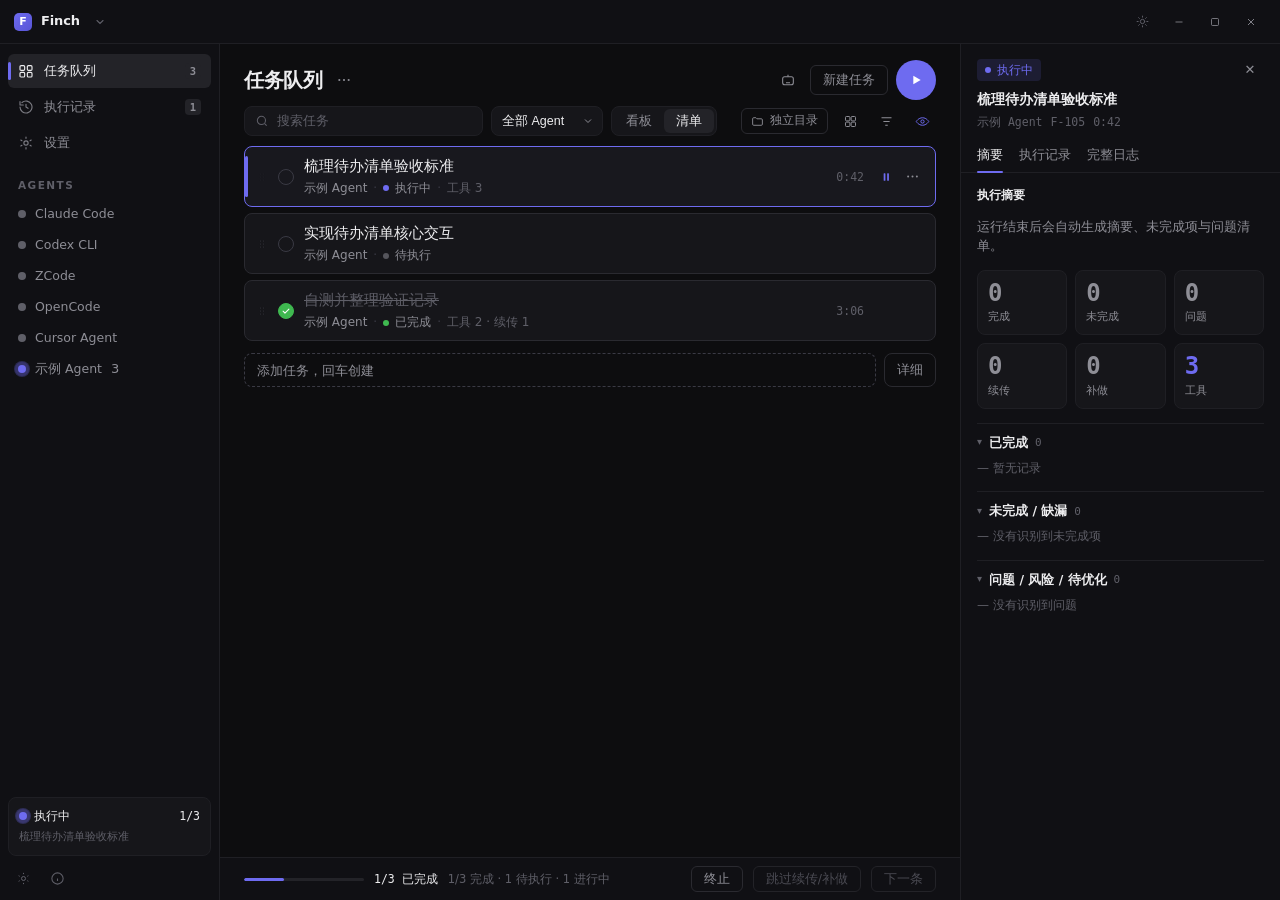
<file: preview/finch-webui3.html>
﻿<!doctype html>
<html lang="zh-CN">
<head>
<meta charset="utf-8">
<meta name="viewport" content="width=device-width, initial-scale=1">
<title>Finch · Agent 队列</title>
<style>
:root{
  --bg:#0D0D0F; --panel:#101014; --card:#16161A; --hover:#1C1C22; --surface2:#232328;
  --border:#1F1F24; --border-strong:#2A2A30; --text:#EDEDEF; --muted:#8E8E96; --subtle:#5F5F68;
  --brand:#6E6BF0; --brand-hover:#7C79F5; --brand-soft:rgba(110,107,240,.14);
  --green:#3FB950; --red:#F85149; --amber:#D29922;
  --radius-card:8px; --radius-btn:6px;
  --selected:#18181E; --pressed:#26262E; --handle:#33333B; --line-strong:#3A3A44;
  --scroll:#2C2C33; --scroll2:#3A3A44; --shadow:none;
  --st-queued:#55555C; --st-running:#6E6BF0; --st-done:#3FB950; --st-error:#F85149; --st-warn:#D29922;
  --sans:"Inter","SF Pro Text","Segoe UI","Microsoft YaHei UI",system-ui,sans-serif;
  --mono:"JetBrains Mono","Cascadia Mono",Consolas,ui-monospace,monospace;
}
/* ---------- light theme ---------- */
body.light{
  --bg:#F6F6F7; --panel:#FFFFFF; --card:#FFFFFF; --hover:#F2F2F4; --surface2:#ECECEF;
  --border:#E8E8EB; --border-strong:#DEDEE3; --text:#1B1B1F; --muted:#6B6B73; --subtle:#9A9AA2;
  --selected:#F3F2FF; --pressed:#E9E8F9; --handle:#D2D2DA; --line-strong:#C8C8D1;
  --scroll:#D6D6DD; --scroll2:#C3C3CB;
  --brand-soft:rgba(110,107,240,.10);
  --st-queued:#8A8A93; --st-running:#5B58E8; --st-done:#1A7F37; --st-error:#CF222E; --st-warn:#9A6700;
  --shadow:0 1px 2px rgba(17,17,26,.06), 0 1px 1px rgba(17,17,26,.04);
}
body.light .task, body.light .card, body.light .status-box, body.light .stat,
body.light .search, body.light .segmented, body.light .select, body.light .chip,
body.light .log-box{box-shadow:var(--shadow)}
body.light .search, body.light .select{background:#FBFBFC}
body.light .segmented{background:#F1F1F3}
body.light .segmented button.active{background:#fff;box-shadow:0 1px 2px rgba(17,17,26,.10)}
body.light .log-box{background:#FBFBFC}
body.light .win-btns button.close:hover{background:#E81123;color:#fff}
body.light .dot.live{box-shadow:0 0 0 3px rgba(91,88,232,.16)}
body.light .dot.live::after{background:rgba(91,88,232,.22)}
body.light .col-body.over{background:rgba(91,88,232,.05);outline-color:rgba(91,88,232,.4)}
body.light .thead th{background:#FAFAFB}
body.light .btn-ghost{background:#FBFBFC}
body.light .btn-ghost:hover{background:var(--hover)}
body.light .resize-h:hover,body.light .resize-v:hover{background:linear-gradient(90deg,rgba(91,88,232,.35),transparent)}
body.light .name,body.light .col-head .name{color:var(--text)}
body.light .pill{background:var(--surface2)}
body.light .pill.live{background:rgba(91,88,232,.10)}
body.light .pill.done{background:rgba(26,127,55,.12)}
body.light .tag.ok{background:rgba(26,127,55,.12)}
body.light .toast{box-shadow:0 8px 24px rgba(17,17,26,.14)}
body.light .sw{background:#D6D6DC}
body.light .sw::after{background:#fff}
body.light .stat, body.light .status-box, body.light .log-box{background:#FAFAFB}
body.light .task{border-color:#DFDFE4}
body.light .inspector, body.light .bottom{background:#FCFCFD}
body.light .sidebar{background:#FAFAFB}
body.light .page-head .page-title{color:#111114}

*{box-sizing:border-box;margin:0;padding:0}
html,body{height:100%}
body{background:var(--bg);color:var(--text);font-family:var(--sans);font-size:13px;line-height:1.45;
  -webkit-font-smoothing:antialiased;overflow:hidden}
button{font:inherit;color:inherit;background:none;border:none;cursor:pointer}
input{font:inherit;color:inherit}
svg{display:block}
::-webkit-scrollbar{width:10px;height:10px}
::-webkit-scrollbar-thumb{background:var(--scroll);border-radius:6px;border:3px solid transparent;background-clip:content-box}
::-webkit-scrollbar-thumb:hover{background:var(--scroll2);background-clip:content-box}
::-webkit-scrollbar-track{background:transparent}

.app{display:flex;flex-direction:column;height:100vh}

/* ---------- title bar ---------- */
.titlebar{height:44px;flex:none;display:flex;align-items:center;gap:9px;padding:0 12px 0 14px;
  background:var(--panel);border-bottom:1px solid var(--border);user-select:none}
.brand-mark{width:18px;height:18px;border-radius:5px;background:linear-gradient(135deg,var(--brand),#5754D6);
  display:grid;place-items:center;color:#fff;font-size:11px;font-weight:700;letter-spacing:-.02em}
.brand-name{font-size:13px;font-weight:600;letter-spacing:-.01em}
.chev-btn{width:22px;height:22px;border-radius:6px;display:grid;place-items:center;color:var(--subtle)}
.chev-btn:hover{background:var(--hover);color:var(--text)}
.titlebar .spacer{flex:1}
.win-btns{display:flex;gap:2px}
.win-btns button{width:34px;height:30px;border-radius:6px;display:grid;place-items:center;color:var(--muted)}
.win-btns button:hover{background:var(--hover);color:var(--text)}
.win-btns button.close:hover{background:#C42B1C;color:#fff}

/* ---------- shell ---------- */
.body{display:flex;flex:1;min-height:0}

/* ---------- sidebar ---------- */
.sidebar{width:220px;flex:none;background:var(--panel);border-right:1px solid var(--border);
  display:flex;flex-direction:column;padding:10px 8px 8px;position:relative;transition:width .18s ease}
.sidebar.collapsed{width:60px;padding:10px 8px 8px}
.sidebar.collapsed .label,.sidebar.collapsed .section-title,.sidebar.collapsed .status-box,
.sidebar.collapsed .agent-name,.sidebar.collapsed .badge{display:none}
.sidebar.collapsed .nav-item,.sidebar.collapsed .agent-item{justify-content:center;padding:0}
.nav{display:flex;flex-direction:column;gap:2px}
.nav-item{height:34px;border-radius:6px;display:flex;align-items:center;gap:10px;padding:0 10px;
  color:var(--muted);position:relative;transition:background .15s,color .15s}
.nav-item:hover{background:var(--hover);color:var(--text)}
.nav-item.active{background:var(--surface2);color:var(--text)}
.nav-item.active::before{content:"";position:absolute;left:0;top:8px;bottom:8px;width:3px;border-radius:2px;background:var(--brand)}
.nav-item svg{flex:none;opacity:.85}
.nav-item.active svg{opacity:1;color:var(--text)}
.nav-item .badge{margin-left:auto;font:600 10.5px/1 var(--mono);color:var(--muted);
  background:var(--surface2);border-radius:4px;padding:3px 5px}
.section-title{margin:18px 0 6px;padding:0 10px;font-size:10.5px;font-weight:600;letter-spacing:.14em;
  color:var(--subtle)}
.agents{display:flex;flex-direction:column;gap:1px}
.agent-item{height:30px;border-radius:6px;display:flex;align-items:center;gap:9px;padding:0 10px;
  color:var(--muted);transition:background .15s,color .15s}
.agent-item:hover{background:var(--hover);color:var(--text)}
.agent-item.active{background:var(--surface2);color:var(--text)}
.dot{width:8px;height:8px;border-radius:50%;background:var(--subtle);flex:none;position:relative}
.dot.live{background:var(--brand);box-shadow:0 0 0 3px rgba(110,107,240,.16)}
.dot.live::after{content:"";position:absolute;inset:-4px;border-radius:50%;background:rgba(110,107,240,.28);
  animation:breathe 2s ease-in-out infinite}
@keyframes breathe{0%,100%{transform:scale(.9);opacity:.45}50%{transform:scale(1.55);opacity:0}}
.agent-name{font-size:12.5px;white-space:nowrap;overflow:hidden;text-overflow:ellipsis}
.status-box{margin-top:auto;padding:10px;border-radius:8px;background:var(--card);
  border:1px solid var(--border);display:flex;flex-direction:column;gap:4px}
.status-line{display:flex;align-items:center;gap:7px;font-size:12px;color:var(--muted)}
.status-line b{color:var(--text);font-weight:500}
.status-sub{font-size:11px;color:var(--subtle)}
.side-foot{display:flex;gap:4px;margin-top:8px}
.side-foot button{width:30px;height:28px;border-radius:6px;display:grid;place-items:center;color:var(--subtle)}
.side-foot button:hover{background:var(--hover);color:var(--text)}
.resize-h{position:absolute;top:0;right:-2px;width:5px;height:100%;cursor:col-resize;z-index:5}
.resize-h:hover{background:linear-gradient(90deg,transparent,rgba(110,107,240,.5),transparent)}

/* ---------- main ---------- */
.main{flex:1;min-width:0;display:flex;flex-direction:column}
.page{flex:1;min-height:0;display:flex;flex-direction:column}
.page-head{display:flex;align-items:center;gap:8px;padding:16px 24px 6px}
.page-title{font-size:20px;font-weight:600;letter-spacing:-.02em}
.icon-btn{width:28px;height:28px;border-radius:6px;display:grid;place-items:center;color:var(--muted);
  transition:background .15s,color .15s}
.icon-btn:hover{background:var(--hover);color:var(--text)}
.icon-btn.on{color:var(--brand)}
.spacer{flex:1}
.btn-ghost{height:30px;padding:0 12px;border-radius:var(--radius-btn);border:1px solid var(--border-strong);
  color:var(--muted);font-size:12.5px;display:inline-flex;align-items:center;gap:6px;transition:.15s}
.btn-ghost:hover{background:var(--hover);color:var(--text);border-color:var(--scroll2)}
.btn-ghost:disabled{color:#4A4A52;border-color:#232328;cursor:not-allowed}
.btn-primary{height:32px;padding:0 16px;border-radius:var(--radius-btn);background:var(--brand);color:#fff;
  font-size:12.5px;font-weight:500;transition:background .15s}
.btn-primary:hover{background:var(--brand-hover)}
.run-btn{width:40px;height:40px;border-radius:50%;background:var(--brand);color:#fff;display:grid;place-items:center;
  transition:transform .12s ease,box-shadow .2s ease,background .15s}
.run-btn:hover{transform:scale(1.05);box-shadow:0 0 0 4px rgba(110,107,240,.18);background:var(--brand-hover)}
.run-btn.paused{background:transparent;border:1px solid var(--border-strong);color:var(--brand)}

.toolbar{display:flex;align-items:center;gap:8px;padding:0 24px 10px}
.search{width:240px;height:30px;display:flex;align-items:center;gap:8px;padding:0 10px;border-radius:8px;
  background:var(--card);border:1px solid var(--border);color:var(--subtle);transition:border-color .15s}
.search:focus-within{border-color:var(--brand);color:var(--muted)}
.search input{flex:1;background:none;border:none;outline:none;color:var(--text);font-size:12.5px}
.search input::placeholder{color:var(--subtle)}
.select{height:30px;padding:0 26px 0 10px;border-radius:8px;background:var(--card);border:1px solid var(--border);
  color:var(--text);font-size:12.5px;appearance:none;cursor:pointer;
  background-image:url("data:image/svg+xml;utf8,<svg xmlns='http://www.w3.org/2000/svg' width='12' height='12' viewBox='0 0 24 24' fill='none' stroke='%238E8E96' stroke-width='2'><path d='M6 9l6 6 6-6'/></svg>");
  background-repeat:no-repeat;background-position:right 8px center}
.segmented{display:flex;height:30px;padding:2px;border-radius:8px;background:var(--card);border:1px solid var(--border)}
.segmented button{padding:0 12px;border-radius:6px;font-size:12.5px;color:var(--muted)}
.segmented button.active{background:var(--surface2);color:var(--text)}
.chip{height:26px;padding:0 9px;display:inline-flex;align-items:center;gap:6px;border-radius:6px;
  border:1px solid var(--border-strong);color:var(--muted);font-size:12px}
.chip:hover{background:var(--hover);color:var(--text)}
.chip .x{opacity:.6}
.chip .x:hover{opacity:1;color:var(--red)}

.list-wrap{flex:1;min-height:0;overflow:auto;padding:0 24px 12px}
.list{display:flex;flex-direction:column;gap:6px;padding-bottom:4px}
.task{position:relative;display:flex;align-items:center;gap:10px;padding:9px 11px;border-radius:var(--radius-card);
  background:var(--card);border:1px solid var(--border-strong);transition:background .15s,border-color .15s;
  cursor:default}
.task:hover{background:var(--hover)}
.task.selected{background:var(--selected);border-color:var(--brand)}
.task.dragging{opacity:.4}
.task.done .title{color:var(--subtle);text-decoration:line-through}
.task.running::before{content:"";position:absolute;left:0;top:9px;bottom:9px;width:3px;border-radius:2px;background:var(--brand)}
.handle{width:12px;height:22px;display:grid;place-items:center;color:var(--handle);cursor:grab;flex:none}
.task:hover .handle{color:var(--subtle)}
.handle:active{cursor:grabbing}
.task.locked .handle{opacity:.25;cursor:not-allowed}
.check{width:16px;height:16px;border-radius:50%;border:1px solid var(--line-strong);flex:none;display:grid;place-items:center;
  transition:.15s;color:#fff}
.check:hover{border-color:var(--brand)}
.check.on{background:var(--green);border-color:var(--green)}
.task-body{flex:1;min-width:0}
.title{font-size:15px;font-weight:500;color:var(--text);white-space:nowrap;overflow:hidden;text-overflow:ellipsis}
.meta{display:flex;align-items:center;gap:6px;margin-top:2px;font-size:12px;color:var(--muted)}
.meta .sep{color:var(--line-strong)}
.meta .st-dot{width:6px;height:6px;border-radius:50%;background:var(--subtle)}
.meta .st{color:var(--muted)}
.meta .extra{color:var(--subtle)}
.task-time{font:11.5px var(--mono);color:var(--subtle);flex:none}
.actions{display:flex;align-items:center;gap:2px;opacity:0;transition:opacity .15s}
.task:hover .actions,.task.selected .actions{opacity:1}
.actions button{width:24px;height:24px;border-radius:6px;display:grid;place-items:center;color:var(--muted)}
.actions button:hover{background:var(--surface2);color:var(--text)}
.actions button.play.live{color:var(--brand)}
.add-row{display:flex;align-items:center;gap:8px;margin-top:8px}
.add-input{flex:1;height:34px;border-radius:8px;border:1px dashed var(--line-strong);background:transparent;
  padding:0 12px;color:var(--text);font-size:12.5px;outline:none;transition:.15s}
.add-input::placeholder{color:var(--muted)}
.add-input:focus{border:1px solid var(--brand);background:var(--card)}
.add-detail{height:34px;padding:0 12px;border-radius:8px;border:1px solid var(--border-strong);color:var(--muted);font-size:12.5px}
.add-detail:hover{background:var(--hover);color:var(--text)}
.drop-line{height:2px;border-radius:1px;background:var(--brand);margin:-3px 0;display:none}
.drop-line.show{display:block}

/* ---------- bottom bar ---------- */
.bottom{flex:none;display:flex;align-items:center;gap:10px;padding:8px 24px;border-top:1px solid var(--border);
  background:var(--panel)}
.progress{width:120px;height:3px;border-radius:2px;background:var(--surface2);overflow:hidden}
.progress i{display:block;height:100%;width:33%;background:var(--brand);border-radius:2px;transition:width .3s}
.p-text{font:11.5px var(--mono);color:var(--text)}
.p-sub{font-size:11.5px;color:var(--subtle)}

/* ---------- inspector ---------- */
.inspector{width:320px;flex:none;border-left:1px solid var(--border);background:var(--panel);
  display:flex;flex-direction:column;overflow:hidden;transition:width .18s ease}
.inspector.hidden{width:0;border-left:none}
.insp-head{padding:12px 16px 8px;display:flex;flex-direction:column;gap:6px}
.insp-top{display:flex;align-items:center;gap:8px}
.pill{display:inline-flex;align-items:center;gap:6px;height:22px;padding:0 8px;border-radius:4px;
  font-size:11.5px;font-weight:500;background:var(--surface2);color:var(--muted)}
.pill.live{background:var(--brand-soft);color:var(--brand)}
.pill.done{background:rgba(63,185,80,.14);color:var(--green)}
.insp-title{font-size:14px;font-weight:600;line-height:1.35;word-break:break-word}
.insp-meta{font:11.5px var(--mono);color:var(--subtle);display:flex;gap:8px;flex-wrap:wrap}
.insp-tabs{display:flex;gap:16px;padding:0 16px;border-bottom:1px solid var(--border)}
.insp-tabs button{position:relative;padding:8px 0;font-size:12.5px;color:var(--muted)}
.insp-tabs button:hover{color:var(--text)}
.insp-tabs button.active{color:var(--text);font-weight:500}
.insp-tabs button.active::after{content:"";position:absolute;left:0;right:0;bottom:-1px;height:2px;
  background:var(--brand);border-radius:1px}
.insp-body{flex:1;min-height:0;overflow:auto;padding:14px 16px 20px;display:flex;flex-direction:column;gap:14px}
.insp-section-title{font-size:12px;font-weight:600;color:var(--text)}
.insp-desc{font-size:12.5px;color:var(--muted);line-height:1.5}
.stats{display:grid;grid-template-columns:repeat(3,1fr);gap:8px}
.stat{background:var(--card);border:1px solid var(--border);border-radius:8px;padding:9px 10px}
.stat b{display:block;font:600 24px/1.1 var(--mono);letter-spacing:-.02em}
.stat span{display:block;margin-top:3px;font-size:11px;color:var(--muted)}
.sect{border-top:1px solid var(--border);padding-top:10px}
.sect-head{display:flex;align-items:center;gap:7px;font-size:12.5px;font-weight:600}
.sect-head .caret{color:var(--subtle);font-size:10px;transition:transform .15s}
.sect.collapsed .caret{transform:rotate(-90deg)}
.sect.collapsed .sect-body{display:none}
.sect-count{font:11px var(--mono);color:var(--subtle)}
.sect-body{margin-top:8px;display:flex;flex-direction:column;gap:6px}
.empty-line{font-size:12px;color:var(--subtle)}
.log-box{background:var(--card);border:1px solid var(--border);border-radius:8px;padding:10px;
  font:11.5px/1.6 var(--mono);color:var(--muted);white-space:pre-wrap;min-height:220px}
.log-box .ok{color:var(--green)}
.log-box .warn{color:var(--amber)}
.log-box .dim{color:var(--subtle)}
.resize-v{position:absolute;top:0;left:0;width:5px;height:100%;cursor:col-resize;z-index:6}
.resize-v:hover{background:linear-gradient(90deg,rgba(110,107,240,.5),transparent)}
.inspector{position:relative}

/* ---------- board ---------- */
.board{flex:1;min-height:0;display:flex;gap:10px;padding:0 24px 12px;overflow:auto}
.col{flex:1;min-width:220px;display:flex;flex-direction:column;gap:8px}
.col-head{display:flex;align-items:center;gap:7px;padding:2px 2px 4px}
.col-head .name{font-size:12.5px;font-weight:600;color:#D6D6DA}
.col-head .cnt{font:600 11px var(--mono);color:var(--muted);background:var(--surface2);
  border-radius:4px;padding:1px 6px}
.col-head .add{margin-left:auto;color:var(--subtle)}
.col-body{flex:1;min-height:80px;display:flex;flex-direction:column;gap:6px;border-radius:8px;
  padding:2px;transition:background .15s}
.col-body.over{background:rgba(110,107,240,.06);outline:1px dashed rgba(110,107,240,.45)}
.card{background:var(--card);border:1px solid var(--border-strong);border-radius:8px;padding:9px 10px;
  display:flex;flex-direction:column;gap:6px;cursor:grab;transition:.15s}
.card:hover{background:var(--hover)}
.card.sel{border-color:var(--brand);background:var(--selected)}
.card .t{font-size:13px;font-weight:600;line-height:1.3;display:flex;gap:6px}
.card .t span{flex:1;min-width:0;overflow:hidden;text-overflow:ellipsis;white-space:nowrap}
.card .f{display:flex;align-items:center;gap:6px;font-size:11px;color:var(--muted)}
.card .f .st{margin-left:auto;font-size:11px}

/* ---------- history ---------- */
.table{width:100%;border-collapse:collapse;font-size:12.5px}
.table th{text-align:left;font-size:11px;font-weight:600;letter-spacing:.06em;color:var(--subtle);
  padding:8px 10px;border-bottom:1px solid var(--border)}
.table td{padding:9px 10px;border-bottom:1px solid var(--border);color:var(--muted)}
.table tr:hover td{background:var(--card)}
.table td.strong{color:var(--text)}

/* ---------- settings ---------- */
.settings{flex:1;min-height:0;overflow:auto;padding:0 24px 24px}
.set-tabs{display:flex;gap:20px;border-bottom:1px solid var(--border);margin-bottom:14px}
.set-tabs button{position:relative;padding:8px 0;font-size:12.5px;color:var(--muted)}
.set-tabs button.active{color:var(--text);font-weight:500}
.set-tabs button.active::after{content:"";position:absolute;left:0;right:0;bottom:-1px;height:2px;
  background:var(--brand);border-radius:1px}
.set-sect{margin-bottom:20px}
.set-head{display:flex;align-items:baseline;gap:8px;margin-bottom:2px}
.set-num{font:600 11px var(--mono);color:var(--brand)}
.set-name{font-size:13.5px;font-weight:600}
.set-desc{font-size:12px;color:var(--muted);margin-bottom:8px}
.row{display:flex;align-items:center;gap:16px;padding:9px 0;border-bottom:1px solid var(--border)}
.row:last-child{border-bottom:none}
.row-t{flex:1;min-width:0}
.row-t b{display:block;font-size:12.5px;font-weight:500}
.row-t span{display:block;font-size:11.5px;color:var(--muted);margin-top:2px}
.field{height:30px;border-radius:6px;background:var(--card);border:1px solid var(--border);color:var(--text);
  padding:0 10px;font-size:12px;outline:none;min-width:220px}
.field:focus{border-color:var(--brand)}
.sw{width:38px;height:22px;border-radius:11px;background:var(--surface2);position:relative;transition:.15s;flex:none}
.sw::after{content:"";position:absolute;top:2px;left:2px;width:18px;height:18px;border-radius:50%;background:#6E6E78;transition:.15s}
.sw.on{background:var(--brand)}
.sw.on::after{left:18px;background:#fff}
.tag{font-size:11.5px;font-weight:500;border-radius:4px;padding:2px 7px}
.tag.ok{background:rgba(63,185,80,.14);color:var(--green)}
.tag.no{background:var(--surface2);color:var(--muted)}

/* ---------- empty / toast ---------- */
.empty{flex:1;display:flex;flex-direction:column;align-items:center;justify-content:center;gap:10px;
  color:var(--muted);text-align:center;padding:40px}
.empty .glyph{width:40px;height:40px;border-radius:10px;background:var(--surface2);display:grid;
  place-items:center;color:var(--brand)}
.empty h3{font-size:15px;font-weight:600;color:var(--text)}
.empty p{font-size:12px;max-width:440px;line-height:1.6}
.empty .acts{display:flex;gap:8px;margin-top:4px}
.toast{position:fixed;left:50%;bottom:52px;transform:translateX(-50%) translateY(10px);background:var(--surface2);
  border:1px solid var(--border-strong);color:var(--text);font-size:12.5px;padding:8px 14px;border-radius:8px;
  opacity:0;pointer-events:none;transition:.2s;z-index:50}
.toast.show{opacity:1;transform:translateX(-50%) translateY(0)}

/* ---------- layout hardening (窄窗口不换行/不挤压) ---------- */
.page-title,.btn-ghost,.btn-primary,.chip,.p-text,.p-sub,.segmented button,
.set-tabs button,.insp-tabs button,.col-head .name{white-space:nowrap}
.toolbar{flex-wrap:nowrap;overflow:hidden}
.search{flex:0 1 240px;min-width:150px}
.select,.segmented,.chip,.btn-ghost,.toolbar .icon-btn{flex:none}
.bottom>.spacer{flex:1}
.bottom>*{white-space:nowrap}
.board .col{flex:1 1 240px;min-width:220px}
.board{overflow-x:auto}
.set-tabs{flex-wrap:wrap;row-gap:2px}
@media (max-width:1240px){
  .p-sub{display:none}
  .search{flex-basis:170px}
  .inspector:not(.hidden){width:280px}
}
</style>
</head>
<body>
<div class="app">
  <div class="titlebar">
    <div class="brand-mark">F</div>
    <div class="brand-name">Finch</div>
    <button class="chev-btn" id="sideToggle" title="折叠侧栏">
      <svg width="12" height="12" viewBox="0 0 24 24" fill="none" stroke="currentColor" stroke-width="2.2" stroke-linecap="round"><path d="M6 9l6 6 6-6"/></svg>
    </button>
    <div class="spacer"></div>
    <button class="chev-btn" id="themeBtn" title="切换深浅色"></button>
    <div class="win-btns">
      <button title="最小化"><svg width="12" height="12" viewBox="0 0 24 24" stroke="currentColor" stroke-width="1.6"><path d="M5 12h14"/></svg></button>
      <button title="最大化"><svg width="12" height="12" viewBox="0 0 24 24" fill="none" stroke="currentColor" stroke-width="1.6"><rect x="5" y="5" width="14" height="14" rx="2"/></svg></button>
      <button class="close" title="关闭"><svg width="12" height="12" viewBox="0 0 24 24" stroke="currentColor" stroke-width="1.8"><path d="M6 6l12 12M18 6L6 18"/></svg></button>
    </div>
  </div>

  <div class="body">
    <aside class="sidebar" id="sidebar">
      <div class="resize-h" id="sideResize"></div>
      <nav class="nav" id="nav"></nav>
      <div class="section-title">AGENTS</div>
      <div class="agents" id="agents"></div>
      <div class="status-box">
        <div class="status-line"><span class="dot live" id="stateDot"></span><b id="stateText">空闲</b>
          <span class="p-text" style="margin-left:auto" id="stateCount">1/3</span></div>
        <div class="status-sub" id="stateSub">暂无运行任务</div>
      </div>
      <div class="side-foot">
        <button title="设置" data-page="settings" id="footSettings">
          <svg width="15" height="15" viewBox="0 0 24 24" fill="none" stroke="currentColor" stroke-width="1.6"><circle cx="12" cy="12" r="3.2"/><path d="M12 3v2M12 19v2M4.2 7.5l1.7 1M18.1 15.5l1.7 1M4.2 16.5l1.7-1M18.1 8.5l1.7-1"/></svg>
        </button>
        <button title="操作提示" id="helpBtn"><svg width="15" height="15" viewBox="0 0 24 24" fill="none" stroke="currentColor" stroke-width="1.7"><circle cx="12" cy="12" r="9"/><path d="M12 16v-4M12 8h.01"/></svg></button>
      </div>
    </aside>
    <main class="main">
      <section class="page" id="page-queue">
        <div class="page-head">
          <div class="page-title">任务队列</div>
          <button class="icon-btn" title="更多操作" id="moreBtn">
            <svg width="16" height="16" viewBox="0 0 24 24" fill="currentColor"><circle cx="5" cy="12" r="1.6"/><circle cx="12" cy="12" r="1.6"/><circle cx="19" cy="12" r="1.6"/></svg>
          </button>
          <div class="spacer"></div>
          <button class="icon-btn" title="自动驾驶">
            <svg width="16" height="16" viewBox="0 0 24 24" fill="none" stroke="currentColor" stroke-width="1.6"><rect x="4" y="7" width="16" height="12" rx="3"/><path d="M9 12h.01M15 12h.01M9 16h6M12 7V4"/></svg>
          </button>
          <button class="btn-ghost" id="newTask">新建任务</button>
          <button class="run-btn" id="runBtn" title="开始队列">
            <svg width="16" height="16" viewBox="0 0 24 24" fill="currentColor" id="runIcon"><path d="M8 5.5v13l11-6.5z"/></svg>
          </button>
        </div>

        <div class="toolbar">
          <label class="search">
            <svg width="14" height="14" viewBox="0 0 24 24" fill="none" stroke="currentColor" stroke-width="1.8"><circle cx="11" cy="11" r="7"/><path d="M20 20l-3.5-3.5"/></svg>
            <input id="searchInput" placeholder="搜索任务" />
          </label>
          <select class="select" id="agentSelect"></select>
          <div class="segmented" id="viewSeg">
            <button data-view="board">看板</button>
            <button data-view="list" class="active">清单</button>
          </div>
          <div class="spacer"></div>
          <div id="filterChip"></div>
          <button class="chip" id="cwdChip">
            <svg width="13" height="13" viewBox="0 0 24 24" fill="none" stroke="currentColor" stroke-width="1.7"><path d="M3 7a2 2 0 0 1 2-2h4l2 2h8a2 2 0 0 1 2 2v8a2 2 0 0 1-2 2H5a2 2 0 0 1-2-2z"/></svg>
            独立目录
          </button>
          <button class="icon-btn" title="布局"><svg width="15" height="15" viewBox="0 0 24 24" fill="none" stroke="currentColor" stroke-width="1.6"><rect x="4" y="4" width="7" height="7" rx="1.5"/><rect x="13" y="4" width="7" height="7" rx="1.5"/><rect x="4" y="13" width="7" height="7" rx="1.5"/><rect x="13" y="13" width="7" height="7" rx="1.5"/></svg></button>
          <button class="icon-btn" title="列设置"><svg width="15" height="15" viewBox="0 0 24 24" fill="none" stroke="currentColor" stroke-width="1.6"><path d="M4 6h16M7 12h10M10 18h4"/></svg></button>
          <button class="icon-btn on" title="显示 / 隐藏概览" id="inspToggle"><svg width="15" height="15" viewBox="0 0 24 24" fill="none" stroke="currentColor" stroke-width="1.6"><path d="M2 12s3.5-6 10-6 10 6 10 6-3.5 6-10 6S2 12 2 12z"/><circle cx="12" cy="12" r="2.6"/></svg></button>
        </div>

        <div class="list-wrap" id="listWrap">
          <div class="list" id="list"></div>
          <div class="add-row">
            <input class="add-input" id="addInput" placeholder="添加任务，回车创建" />
            <button class="add-detail" id="addDetail">详细</button>
          </div>
        </div>

        <div class="board" id="board" style="display:none"></div>

        <div class="bottom">
          <div class="progress"><i id="progressBar"></i></div>
          <span class="p-text" id="progressText">1/3 已完成</span>
          <span class="p-sub" id="bottomStats">1/3 完成 · 1 待执行 · 1 进行中</span>
          <div class="spacer"></div>
          <button class="btn-ghost" id="stopBtn" style="height:26px">终止</button>
          <button class="btn-ghost" id="skipBtn" style="height:26px" disabled>跳过续传/补做</button>
          <button class="btn-ghost" id="nextBtn" style="height:26px" disabled>下一条</button>
        </div>
      </section>
      <section class="page" id="page-history" style="display:none">
        <div class="page-head"><div class="page-title">执行记录</div><div class="spacer"></div>
          <button class="btn-ghost">导出全部记录</button></div>
        <div class="toolbar">
          <label class="search"><svg width="14" height="14" viewBox="0 0 24 24" fill="none" stroke="currentColor" stroke-width="1.8"><circle cx="11" cy="11" r="7"/><path d="M20 20l-3.5-3.5"/></svg><input placeholder="搜索记录"/></label>
          <div class="segmented"><button class="active">全部</button><button>已完成</button><button>待人工</button></div>
        </div>
        <div class="settings" style="padding-top:4px">
          <table class="table">
            <thead><tr><th>任务</th><th>Agent</th><th>轮次</th><th>工具</th><th>结束时间</th><th>状态</th></tr></thead>
            <tbody id="historyBody"></tbody>
          </table>
        </div>
      </section>

      <section class="page" id="page-settings" style="display:none">
        <div class="page-head"><div class="page-title">设置</div><div class="spacer"></div>
          <span class="p-sub">本机存储 · 不上传</span></div>
        <div class="settings">
          <div class="set-tabs" id="setTabs"><button class="active">Agent 接入</button><button>运行环境</button>
            <button>中断检测</button><button>自动续做</button><button>结果解析</button>
            <button>提示词优化</button><button>数据与日志</button></div>
          <div id="settingsBody"></div>
          <div style="display:flex;justify-content:flex-end;margin-top:8px">
            <button class="btn-primary" id="saveBtn">保存设置</button></div>
        </div>
      </section>
    </main>

    <aside class="inspector hidden" id="inspector">
      <div class="resize-v" id="inspResize"></div>
      <div class="insp-head" id="inspHead"></div>
      <div class="insp-tabs" id="inspTabs">
        <button data-tab="summary" class="active">摘要</button>
        <button data-tab="records">执行记录</button>
        <button data-tab="logs">完整日志</button>
      </div>
      <div class="insp-body" id="inspBody"></div>
    </aside>
  </div>
</div>
<div class="toast" id="toast"></div>
<script>
/* ---------- icons ---------- */
const I = {
  queue:'<rect x="3" y="4" width="7" height="7" rx="1.6"/><rect x="14" y="4" width="7" height="7" rx="1.6"/><rect x="3" y="14" width="7" height="7" rx="1.6"/><rect x="14" y="14" width="7" height="7" rx="1.6"/>',
  history:'<path d="M3 12a9 9 0 1 0 3-6.7"/><path d="M3 4v5h5"/><path d="M12 8v4l3 2"/>',
  settings:'<circle cx="12" cy="12" r="3.2"/><path d="M12 3v2M12 19v2M4.2 7.5l1.7 1M18.1 15.5l1.7 1M4.2 16.5l1.7-1M18.1 8.5l1.7-1"/>',
  play:'<path d="M8 5.5v13l11-6.5z"/>',
  pause:'<rect x="8" y="5.5" width="3" height="13" rx="1"/><rect x="14" y="5.5" width="3" height="13" rx="1"/>',
  more:'<circle cx="5" cy="12" r="1.6"/><circle cx="12" cy="12" r="1.6"/><circle cx="19" cy="12" r="1.6"/>',
  check:'<path d="M5 12.5l4.5 4.5L19 7.5"/>',
  grip:'<circle cx="9" cy="6" r="1.1"/><circle cx="15" cy="6" r="1.1"/><circle cx="9" cy="12" r="1.1"/><circle cx="15" cy="12" r="1.1"/><circle cx="9" cy="18" r="1.1"/><circle cx="15" cy="18" r="1.1"/>',
  plus:'<path d="M12 5v14M5 12h14"/>'
};
const sw = (n,s=15,w=1.7,filled=false)=>`<svg width="${s}" height="${s}" viewBox="0 0 24 24" fill="${filled?'currentColor':'none'}" stroke="currentColor" stroke-width="${w}" stroke-linecap="round" stroke-linejoin="round">${I[n]}</svg>`;

/* ---------- data ---------- */
const AGENTS = [
  {key:'claude', name:'Claude Code', short:'CC'},
  {key:'codex',  name:'Codex CLI',   short:'CX'},
  {key:'zcode',  name:'ZCode',       short:'ZC'},
  {key:'opencode',name:'OpenCode',   short:'OC'},
  {key:'cursor', name:'Cursor Agent',short:'CU'},
  {key:'mock',   name:'示例 Agent',  short:'DM'}
];
const STATUS = {
  queued:      {label:'待执行', tone:'queued', pill:'', cls:''},
  running:     {label:'执行中', tone:'running', pill:'live', cls:'live'},
  tool:        {label:'工具执行中', tone:'running', pill:'live', cls:'live'},
  resuming:    {label:'续传中', tone:'warn', pill:'', cls:''},
  patching:    {label:'补做中', tone:'warn', pill:'', cls:''},
  validating:  {label:'校验中', tone:'running', pill:'live', cls:'live'},
  done:        {label:'已完成', tone:'done', pill:'done', cls:''},
  attention:   {label:'待人工', tone:'error', pill:'', cls:''},
  failed:      {label:'失败', tone:'error', pill:'', cls:''},
  interrupted: {label:'已中断', tone:'warn', pill:'', cls:''}
};
const ACTIVE = ['running','tool','resuming','patching','validating'];

let tasks = [
  {id:'F-105', title:'梳理待办清单验收标准', agent:'mock', status:'running', progress:'工具执行中',
   tools:3, resume:0, followup:0, seconds:42, summary:'', 
   completed:[], pending:[], issues:[],
   log:['[10:21:04] run   start · agent=mock','[10:21:05] text  读取仓库结构…','[10:21:09] tool  grep "验收" (12 hits)','[10:21:12] text  整理验收标准草案']},
  {id:'F-106', title:'实现待办清单核心交互', agent:'mock', status:'queued', progress:'',
   tools:0, resume:0, followup:0, seconds:0, summary:'',
   completed:[], pending:[], issues:[], log:[]},
  {id:'F-107', title:'自测并整理验证记录', agent:'mock', status:'done', progress:'',
   tools:2, resume:1, followup:0, seconds:186, summary:'验收项全部通过，遗留 0 项',
   completed:['交互流程跑通','快捷键与空状态补齐','补充三条回归用例'],
   pending:[], issues:[],
   log:['[09:40:02] run   start','[09:41:30] tool  npm test','[09:42:55] run   end · exit=0']}
];
let state = { page:'queue', view:'list', agent:'', query:'', selected:'F-105', tab:'summary',
  running:false, collapsed:false, inspOpen:true, sideWidth:220, inspWidth:320 };

const $ = s => document.querySelector(s);
const $$ = s => Array.from(document.querySelectorAll(s));
const ICON_SUN = '<svg width="13" height="13" viewBox="0 0 24 24" fill="none" stroke="currentColor" stroke-width="1.8" stroke-linecap="round"><circle cx="12" cy="12" r="4"/><path d="M12 2v2M12 20v2M2 12h2M20 12h2M4.9 4.9l1.4 1.4M17.7 17.7l1.4 1.4M4.9 19.1l1.4-1.4M17.7 6.3l1.4-1.4"/></svg>';
const ICON_MOON = '<svg width="13" height="13" viewBox="0 0 24 24" fill="none" stroke="currentColor" stroke-width="1.8" stroke-linecap="round"><path d="M21 12.8A8.5 8.5 0 1 1 11.2 3a6.5 6.5 0 0 0 9.8 9.8z"/></svg>';
function applyTheme(mode){
  const light = mode === 'light';
  document.body.classList.toggle('light', light);
  const btn = document.getElementById('themeBtn');
  if (btn) btn.innerHTML = light ? ICON_MOON : ICON_SUN;
  try { localStorage.setItem('finch-theme', light ? 'light' : 'dark'); } catch (e) {}
}
let savedTheme = 'dark';
try { savedTheme = localStorage.getItem('finch-theme') || 'dark'; } catch (e) {}
applyTheme(new URLSearchParams(location.search).get('theme') || savedTheme);
const tone = k => 'var(--st-' + k + ')';
const agentName = k => (AGENTS.find(a=>a.key===k)||{name:k}).name;

/* ---------- sidebar ---------- */
function renderNav(){
  const count = tasks.length;
  const rows = [
    ['queue','任务队列','queue',count],
    ['history','执行记录','history',1],
    ['settings','设置','settings',0]
  ];
  $('#nav').innerHTML = rows.map(([key,label,icon,badge])=>`
    <button class="nav-item ${state.page===key?'active':''}" data-page="${key}">
      ${sw(icon,16)}
      <span class="label">${label}</span>
      ${badge?`<span class="badge">${badge}</span>`:''}
    </button>`).join('');
  $$('#nav .nav-item').forEach(b=>b.onclick=()=>go(b.dataset.page));
  $('#footSettings').onclick=()=>go('settings');
}
function renderAgents(){
  const counts = {};
  const live = new Set();
  tasks.forEach(t=>{ counts[t.agent]=(counts[t.agent]||0)+1; if(ACTIVE.includes(t.status)) live.add(t.agent); });
  $('#agents').innerHTML = AGENTS.map(a=>`
    <button class="agent-item ${state.agent===a.key?'active':''}" data-agent="${a.key}">
      <span class="dot ${live.has(a.key)?'live':''}"></span>
      <span class="agent-name">${a.name}</span>
      ${counts[a.key]?`<span class="badge">${counts[a.key]}</span>`:''}
    </button>`).join('');
  $$('#agents .agent-item').forEach(b=>b.onclick=()=>{
    state.agent = state.agent===b.dataset.agent ? '' : b.dataset.agent;
    if(state.agent) state.query='';
    $('#searchInput').value = state.query;
    renderAll();
  });
}
function go(page){
  state.page = page;
  $$('.page').forEach(p=>p.style.display='none');
  $('#page-'+page).style.display='flex';
  renderNav();
  if(page==='history') renderHistory();
  if(page==='settings') renderSettings();
}
/* ---------- derived ---------- */
const isActive = t => ACTIVE.includes(t.status);
const fmt = s => s ? `${Math.floor(s/60)}:${String(s%60).padStart(2,'0')}` : '';
function visibleTasks(){
  const q = state.query.trim().toLowerCase();
  return tasks.filter(t=>{
    if(state.agent && t.agent!==state.agent) return false;
    if(q && !(t.title.toLowerCase().includes(q) || t.id.toLowerCase().includes(q))) return false;
    return true;
  });
}

/* ---------- list ---------- */
function taskRow(t){
  const s = STATUS[t.status] || STATUS.queued;
  const active = isActive(t);
  const done = t.status==='done';
  const extra = [t.tools?`工具 ${t.tools}`:'', t.resume?`续传 ${t.resume}`:'', t.followup?`补做 ${t.followup}`:''].filter(Boolean).join(' · ');
  return `<div class="task ${state.selected===t.id?'selected':''} ${active?'running':''} ${done?'done':''} ${active?'locked':''}"
      data-id="${t.id}" draggable="${active?'false':'true'}">
    <span class="handle">${sw('grip',12,0,true)}</span>
    <button class="check ${done?'on':''}" data-check="${t.id}">${done?sw('check',10,2.6):''}</button>
    <div class="task-body">
      <div class="title">${t.title}</div>
      <div class="meta">
        <span>${agentName(t.agent)}</span><span class="sep">·</span>
        <span class="st-dot" style="background:${tone(s.tone)}"></span>
        <span class="st">${s.label}</span>
        ${extra?`<span class="sep">·</span><span class="extra">${extra}</span>`:''}
      </div>
    </div>
    <span class="task-time">${fmt(t.seconds)}</span>
    <div class="actions">
      <button class="play ${active?'live':''}" data-play="${t.id}" title="${active?'暂停队列':'开始这条任务'}">${active?sw('pause',14,0,true):sw('play',14,0,true)}</button>
      <button class="more" data-more="${t.id}" title="更多操作">${sw('more',15,0,true)}</button>
    </div>
  </div>`;
}
function emptyHTML(){
  const filtered = !!(state.agent || state.query.trim());
  if(filtered){
    return `<div class="empty">
      <div class="glyph">${sw('queue',20,1.6)}</div>
      <h3>没有匹配的任务</h3>
      <p>当前 Agent 或搜索条件下没有任务，清除筛选即可看到完整队列。</p>
      <div class="acts"><button class="btn-primary" id="clearFilter">清除筛选</button></div></div>`;
  }
  return `<div class="empty">
    <div class="glyph">${sw('queue',20,1.6)}</div>
    <h3>建立第一条任务</h3>
    <p>把主提示词排进队列，Finch 会监听中断、自动续传，并在完成后验收与补做。</p>
    <div class="acts"><button class="btn-ghost">载入示例队列</button><button class="btn-primary" id="emptyNew">新建任务</button></div></div>`;
}
function renderList(){
  const list = visibleTasks();
  $('#list').innerHTML = list.length ? list.map(taskRow).join('') : emptyHTML();
  bindList();
  const done = tasks.filter(t=>t.status==='done').length;
  $('#progressText').textContent = `${done}/${tasks.length} 已完成`;
  $('#progressBar').style.width = tasks.length ? `${Math.round(done/tasks.length*100)}%` : '0';
  $('#bottomStats').textContent = `${done}/${tasks.length} 完成 · ${tasks.filter(t=>t.status==='queued').length} 待执行 · ${tasks.filter(isActive).length} 进行中`;
  const running = tasks.find(isActive);
  $('#stateText').textContent = running ? '执行中' : '空闲';
  $('#stateSub').textContent = running ? running.title : '暂无运行任务';
  $('#stateCount').textContent = `${done}/${tasks.length}`;
  $('#stateDot').classList.toggle('live', !!running);
}

/* ---------- board ---------- */
const COLS = [
  {key:'queued', name:'待办', tone:'#55555C', test:t=>t.status==='queued'},
  {key:'active', name:'进行中', tone:'#6E6BF0', test:isActive},
  {key:'attention', name:'待处理', tone:'#D29922', test:t=>['attention','failed','interrupted'].includes(t.status)},
  {key:'done', name:'已完成', tone:'#3FB950', test:t=>t.status==='done'}
];
function renderBoard(){
  $('#board').innerHTML = COLS.map(c=>{
    const items = tasks.filter(c.test);
    return `<div class="col" data-col="${c.key}">
      <div class="col-head">
        <span class="dot" style="background:${c.tone};width:6px;height:6px"></span>
        <span class="name">${c.name}</span><span class="cnt">${items.length}</span>
        ${c.key==='queued'?`<button class="icon-btn add" title="新增任务">${sw('plus',14,1.8)}</button>`:''}
      </div>
      <div class="col-body" data-drop="${c.key}">
        ${items.map(t=>`<div class="card ${state.selected===t.id?'sel':''}" data-id="${t.id}" draggable="true">
          <div class="t"><span>${t.title}</span><button class="icon-btn" style="width:20px;height:20px">${sw('more',13,0,true)}</button></div>
          <div class="f"><span>${agentName(t.agent)}</span>
            <span class="st" style="color:${(STATUS[t.status]||STATUS.queued).color}">${(STATUS[t.status]||STATUS.queued).label}</span></div>
        </div>`).join('')}
      </div>
    </div>`;
  }).join('');
  bindBoard();
}
/* ---------- inspector ---------- */
function section(title, items, empty){
  return `<div class="sect"><div class="sect-head"><span class="caret">▾</span>${title}
    <span class="sect-count">${items.length}</span></div>
    <div class="sect-body">${items.length?items.map(i=>`<div class="empty-line" style="color:var(--muted)">· ${i}</div>`).join(''):`<div class="empty-line">— ${empty}</div>`}</div></div>`;
}
function renderInspector(){
  const t = tasks.find(x=>x.id===state.selected);
  const insp = $('#inspector');
  insp.style.width = state.inspOpen ? state.inspWidth+'px' : '0px';
  insp.classList.toggle('hidden', !state.inspOpen);
  if(!t) return;
  const s = STATUS[t.status] || STATUS.queued;
  $('#inspHead').innerHTML = `
    <div class="insp-top">
      <span class="pill ${s.pill}"><span class="dot" style="width:6px;height:6px;background:${tone(s.tone)}"></span>${s.label}</span>
      <div class="spacer"></div>
      <button class="icon-btn" id="closeInsp" title="关闭">✕</button>
    </div>
    <div class="insp-title">${t.title}</div>
    <div class="insp-meta"><span>${agentName(t.agent)}</span><span>${t.id}</span><span>${t.seconds?fmt(t.seconds):'—'}</span></div>`;
  const body = $('#inspBody');
  if(state.tab==='summary'){
    const mute = v => v ? null : 'var(--muted)';
    const stats = [
      ['完成', t.completed.length, mute(t.completed.length) || 'var(--st-done)'],
      ['未完成', t.pending.length, mute(t.pending.length) || 'var(--st-warn)'],
      ['问题', t.issues.length, mute(t.issues.length) || 'var(--st-error)'],
      ['续传', t.resume, mute(t.resume) || 'var(--st-warn)'],
      ['补做', t.followup, mute(t.followup) || 'var(--st-warn)'],
      ['工具', t.tools, mute(t.tools) || 'var(--st-running)']
    ];
    body.innerHTML = `
      <div class="insp-section-title">执行摘要</div>
      <div class="insp-desc">${t.summary || '运行结束后会自动生成摘要、未完成项与问题清单。'}</div>
      <div class="stats">${stats.map(([k,v,c])=>`<div class="stat"><b style="color:${c}">${v}</b><span>${k}</span></div>`).join('')}</div>
      ${section('已完成', t.completed, '暂无记录')}
      ${section('未完成 / 缺漏', t.pending, '没有识别到未完成项')}
      ${section('问题 / 风险 / 待优化', t.issues, '没有识别到问题')}`;
  } else if(state.tab==='records'){
    body.innerHTML = `<div class="insp-section-title">执行轮次</div>
      <table class="table"><thead><tr><th>#</th><th>开始</th><th>耗时</th><th>工具</th><th>结果</th></tr></thead><tbody>
      <tr><td>01</td><td>10:21:04</td><td>${t.seconds?fmt(t.seconds):'—'}</td><td>${t.tools}</td>
      <td style="color:${(STATUS[t.status]||STATUS.queued).color}">${(STATUS[t.status]||STATUS.queued).label}</td></tr></tbody></table>
      <div class="empty-line">更多轮次会在中断与续传后出现。</div>`;
  } else {
    const log = t.log.length
      ? t.log.map(l=>`<span class="${l.includes(' tool ')?'warn':(l.includes('end')||l.includes('start'))?'ok':'dim'}">${l}</span>`).join('\n')
      : '暂无日志\n任务开始执行后，这里会实时输出 Agent 的原始日志。';
    body.innerHTML = `<div class="insp-section-title">原始日志</div><div class="log-box">${log}</div>`;
  }
  const close = $('#closeInsp'); if(close) close.onclick=()=>{state.inspOpen=false;renderInspector();};
  $$('#inspBody .sect-head').forEach(h=>h.onclick=()=>h.parentElement.classList.toggle('collapsed'));
}

/* ---------- history / settings ---------- */
function renderHistory(){
  $('#historyBody').innerHTML = tasks.map(t=>{
    const s = STATUS[t.status]||STATUS.queued;
    return `<tr><td class="strong">${t.title}</td><td>${agentName(t.agent)}</td>
      <td>${t.resume+1}</td><td>${t.tools}</td><td>${t.seconds?fmt(t.seconds):'—'}</td>
      <td style="color:${tone(s.tone)}">${s.label}</td></tr>`;
  }).join('');
}
const SETTINGS = [
  {num:'01', name:'Agent 接入', desc:'自动检测本机 CLI，也可以填写 .exe / .cmd 的完整路径。',
   rows:[['Claude Code','Anthropic CLI，支持 stream-json 与会话恢复','已找到','ok'],
         ['Codex CLI','OpenAI CLI，exec --json 事件流','未找到','no'],
         ['OpenCode','OpenCode run --format json','已找到','ok'],
         ['示例 Agent','内置示例，用于演示与自测','内置','no']]},
  {num:'02', name:'运行环境', desc:'默认工作目录用于没有单独指定目录的任务。',
   rows:[['默认工作目录','Agent 会在这个目录中执行任务','',''],['Claude 权限模式','仅对 Claude 生效','自动接受文件编辑',''],
         ['跳过 MCP / 插件启动','启动更稳定；需要 MCP 工具时关闭','','sw']]},
  {num:'03', name:'中断检测', desc:'工具执行期间暂停常规超时检测。',
   rows:[['文本空闲超时','连续无输出多久判定中断','30s',''],['工具执行超时','单次工具调用上限','10m','']]}
];
function renderSettings(){
  $('#settingsBody').innerHTML = SETTINGS.map(s=>`
    <div class="set-sect">
      <div class="set-head"><span class="set-num">${s.num}</span><span class="set-name">${s.name}</span></div>
      <div class="set-desc">${s.desc}</div>
      ${s.rows.map(([n,d,tag,kind])=>`<div class="row">
        <div class="row-t"><b>${n}</b><span>${d}</span></div>
        ${kind==='sw'?`<span class="sw on"></span>`:
          kind?`<span class="tag ${kind}">${tag}</span>`:
          `<input class="field" value="${tag}" placeholder="自动查找 PATH" />`}
      </div>`).join('')}
    </div>`).join('');
  $$('#settingsBody .sw').forEach(s=>s.onclick=()=>s.classList.toggle('on'));
}
/* ---------- interactions ---------- */
let toastTimer;
function toast(msg){
  const el = $('#toast'); el.textContent = msg; el.classList.add('show');
  clearTimeout(toastTimer); toastTimer = setTimeout(()=>el.classList.remove('show'), 2200);
}
function select(id){
  state.selected = id;
  if(!state.inspOpen) state.inspOpen = true;
  renderList(); renderBoard(); renderInspector();
}
function bindList(){
  $$('#list .task').forEach(el=>{
    const id = el.dataset.id;
    el.onclick = e=>{
      if(e.target.closest('[data-check],[data-play],[data-more],.handle')) return;
      select(id);
    };
  });
  $$('#list [data-check]').forEach(b=>b.onclick=e=>{
    e.stopPropagation();
    const t = tasks.find(x=>x.id===b.dataset.check);
    const done = t.status==='done';
    t.status = done ? 'queued' : 'done';
    t.summary = done ? '' : '全部验收项已落地';
    renderAll(); toast(done ? '已恢复为待执行' : '已标记完成');
  });
  $$('#list [data-play]').forEach(b=>b.onclick=e=>{
    e.stopPropagation();
    const t = tasks.find(x=>x.id===b.dataset.play);
    if(isActive(t)) enginePause(); else startTask(t.id);
  });
  $$('#list [data-more]').forEach(b=>b.onclick=e=>{
    e.stopPropagation(); toast('更多操作：编辑 / 优化提示词 / 重试 / 删除');
  });
  const cf = $('#clearFilter'); if(cf) cf.onclick=()=>{ state.agent=''; state.query=''; $('#searchInput').value=''; renderAll(); };
  const en = $('#emptyNew'); if(en) en.onclick=()=>$('#addInput').focus();

  let dragId = null;
  const list = $('#list');
  list.addEventListener('dragstart', e=>{
    const el = e.target.closest('.task'); if(!el) return;
    const t = tasks.find(x=>x.id===el.dataset.id);
    if(!t || isActive(t)){ e.preventDefault(); toast('正在执行的任务不能调整顺序'); return; }
    dragId = t.id; el.classList.add('dragging');
    e.dataTransfer.effectAllowed = 'move'; e.dataTransfer.setData('text/plain', dragId);
  });
  list.addEventListener('dragend', ()=>{
    dragId = null; $$('#list .task').forEach(el=>el.classList.remove('dragging'));
    $$('.drop-line').forEach(l=>l.classList.remove('show'));
  });
  list.addEventListener('dragover', e=>{
    if(!dragId) return;
    e.preventDefault();
    $$('.drop-line').forEach(l=>l.classList.remove('show'));
    const target = e.target.closest('.task');
    if(!target || target.dataset.id===dragId) return;
    const r = target.getBoundingClientRect();
    if(e.clientY < r.top + r.height/2){
      let line = target.previousElementSibling;
      while(line && !line.classList.contains('drop-line')) line = line.previousElementSibling;
      if(!line){ line = document.createElement('div'); line.className='drop-line'; target.before(line); }
      line.classList.add('show');
    }
  });
  list.addEventListener('drop', e=>{
    if(!dragId) return; e.preventDefault();
    const target = e.target.closest('.task');
    const fromId = dragId; dragId = null;
    $$('.drop-line').forEach(l=>l.remove());
    if(!target) return;
    const rect = target.getBoundingClientRect();
    moveTask(fromId, target.dataset.id, e.clientY > rect.top + rect.height/2);
  });
}
function moveTask(fromId, toId, after){
  if(fromId===toId) return;
  const from = tasks.findIndex(t=>t.id===fromId);
  if(from<0) return;
  const [item] = tasks.splice(from,1);
  const idx = tasks.findIndex(t=>t.id===toId);
  if(idx<0){ tasks.splice(from,0,item); return; }
  tasks.splice(idx + (after?1:0), 0, item);
  renderAll(); toast(`顺序已调整：${item.id} 移到第 ${tasks.indexOf(item)+1} 位`);
}
function bindBoard(){
  $$('#board .card').forEach(c=>{
    c.onclick = ()=>select(c.dataset.id);
    c.addEventListener('dragstart', e=>{ e.dataTransfer.setData('text/plain', c.dataset.id); });
  });
  $$('#board [data-drop]').forEach(zone=>{
    zone.addEventListener('dragover', e=>{ e.preventDefault(); zone.classList.add('over'); });
    zone.addEventListener('dragleave', ()=>zone.classList.remove('over'));
    zone.addEventListener('drop', e=>{
      e.preventDefault(); zone.classList.remove('over');
      const t = tasks.find(x=>x.id===e.dataTransfer.getData('text/plain')); if(!t) return;
      const map = {queued:'queued', active:'running', attention:'attention', done:'done'};
      t.status = map[zone.dataset.drop] || t.status;
      renderAll(); toast(`${t.id} 移到「${COLS.find(c=>c.key===zone.dataset.drop).name}」`);
    });
  });
}
/* ---------- run / pause ---------- */
let engineTimer = null;
function startTask(id){
  clearInterval(engineTimer);
  state.running = true;
  tasks.forEach(t=>{ if(isActive(t) && t.id!==id) t.status='queued'; });
  const t = tasks.find(x=>x.id===id);
  if(!t) return;
  t.status = 'running'; t.progress = '工具执行中';
  if(!state.selected) state.selected = id;
  state.inspOpen = true;
  renderAll(); toast(`开始执行 ${t.id}`);
  engineTimer = setInterval(()=>{
    const cur = tasks.find(isActive);
    if(!cur){ clearInterval(engineTimer); state.running=false; renderAll(); return; }
    cur.seconds += 1;
    if(cur.seconds % 7 === 0) cur.tools += 1;
    if(cur.seconds % 24 === 0){
      cur.status='done'; cur.summary='全部验收项已落地';
      cur.completed=['自动执行完成','回归用例通过'];
      state.running=false; clearInterval(engineTimer);
      toast(`${cur.id} 执行完成`);
      renderAll(); return;
    }
    renderList(); renderInspector();
  }, 1000);
  renderInspector();
}
function enginePause(){
  state.running = false;
  clearInterval(engineTimer);
  const cur = tasks.find(isActive); if(cur) cur.status='interrupted';
  renderAll(); renderInspector(); toast('队列已暂停');
}
function addTask(title){
  tasks.unshift({id:'F-'+Math.floor(100+Math.random()*899), title, agent:state.agent||'mock', status:'queued',
    progress:'', tools:0, resume:0, followup:0, seconds:0, summary:'', completed:[], pending:[], issues:[], log:[]});
  renderAll(); toast('已添加任务');
}
function renderFilterChip(){
  const box = $('#filterChip');
  if(!state.agent){ box.innerHTML=''; return; }
  box.innerHTML = `<button class="chip" id="chipAgent">${agentName(state.agent)}<span class="x">✕</span></button>`;
  $('#chipAgent').onclick = ()=>{ state.agent=''; renderAll(); };
}
/* ---------- render all + init ---------- */
function renderAll(){
  renderNav(); renderAgents(); renderFilterChip();
  if(state.view==='list'){ $('#listWrap').style.display='block'; $('#board').style.display='none'; }
  else { $('#listWrap').style.display='none'; $('#board').style.display='flex'; }
  renderList(); renderBoard(); renderInspector();
  $('#agentSelect').value = state.agent;
  $('#inspToggle').classList.toggle('on', state.inspOpen);
}
function dragBar(el, origin, apply){
  el.addEventListener('mousedown', e=>{
    e.preventDefault();
    const startX = e.clientX, base = origin();
    const mv = ev=>apply(base + (ev.clientX - startX));
    const up = ()=>{ document.removeEventListener('mousemove', mv); document.removeEventListener('mouseup', up); };
    document.addEventListener('mousemove', mv);
    document.addEventListener('mouseup', up);
  });
}
function init(){
  $('#agentSelect').innerHTML = `<option value="">全部 Agent</option>` +
    AGENTS.map(a=>`<option value="${a.key}">${a.name}</option>`).join('');
  $('#agentSelect').onchange = e=>{ state.agent = e.target.value; renderAll(); };
  $('#searchInput').oninput = e=>{ state.query = e.target.value; renderList(); };
  $$('#viewSeg button').forEach(b=>b.onclick=()=>{
    state.view = b.dataset.view;
    $$('#viewSeg button').forEach(x=>x.classList.toggle('active', x===b));
    // 看板需要整幅宽度，切到看板时自动收起检视器
    state.inspOpen = state.view === 'list';
    renderAll();
  });
  $('#inspToggle').onclick = ()=>{ state.inspOpen = !state.inspOpen; renderInspector(); };
  $('#themeBtn').onclick = ()=> applyTheme(document.body.classList.contains('light') ? 'dark' : 'light');
  $('#sideToggle').onclick = ()=>{ state.collapsed = !state.collapsed; $('#sidebar').classList.toggle('collapsed', state.collapsed); };
  $('#moreBtn').onclick = ()=>toast('更多：新建任务 / 自动驾驶 / 切换视图 / 终止队列');
  $('#newTask').onclick = ()=>{ const v = prompt('任务标题 / 提示词'); if(v) addTask(v); };
  $('#addInput').onkeydown = e=>{
    if(e.key!=='Enter') return;
    const v = e.target.value.trim(); if(!v) return;
    e.target.value=''; addTask(v);
  };
  $('#addDetail').onclick = ()=>toast('打开完整任务编辑器');
  $('#runBtn').onclick = ()=>{
    if(tasks.some(isActive)){ enginePause(); return; }
    const next = tasks.find(t=>t.status==='queued') || tasks[0];
    if(next) startTask(next.id);
  };
  $('#stopBtn').onclick = ()=>{
    clearInterval(engineTimer); state.running=false;
    tasks.forEach(t=>{ if(isActive(t)) t.status='interrupted'; });
    renderAll(); toast('队列已终止');
  };
  $$('#inspTabs button').forEach(b=>b.onclick=()=>{
    state.tab = b.dataset.tab;
    $$('#inspTabs button').forEach(x=>x.classList.toggle('active', x===b));
    renderInspector();
  });
  $('#helpBtn').onclick = ()=>toast('拖动卡片调序 · 点卡片看详情 · 圆按钮开始/暂停');
  $('#cwdChip').onclick = ()=>toast('选择全局工作目录 / 清除独立目录');
  $('#saveBtn').onclick = ()=>toast('设置已保存');
  const setTabs = $$('#setTabs button');
  setTabs.forEach(b=>b.onclick=()=>{
    setTabs.forEach(x=>x.classList.toggle('active', x===b));
    toast('演示：' + b.textContent);
  });
  dragBar($('#sideResize'), ()=>$('#sidebar').offsetWidth, w=>{
    state.sideWidth = Math.max(180, Math.min(340, w));
    $('#sidebar').style.width = state.sideWidth+'px';
  });
  dragBar($('#inspResize'), ()=>$('#inspector').offsetWidth, w=>{
    state.inspWidth = Math.max(260, Math.min(460, w));
    $('#inspector').style.width = state.inspWidth+'px';
  });
  const q = new URLSearchParams(location.search);
  if(q.get('view')) state.view = q.get('view');
  if(q.get('tab')) state.tab = q.get('tab');
  state.inspOpen = state.view === 'list';
  if(q.get('insp') === '0') state.inspOpen = false;
  if(q.get('insp') === '1') state.inspOpen = true;
  go(q.get('page') || 'queue');
  state.selected = (tasks.find(isActive) || tasks[0]).id;
  renderAll();
}
init();
</script>
</body>
</html>
</file>
